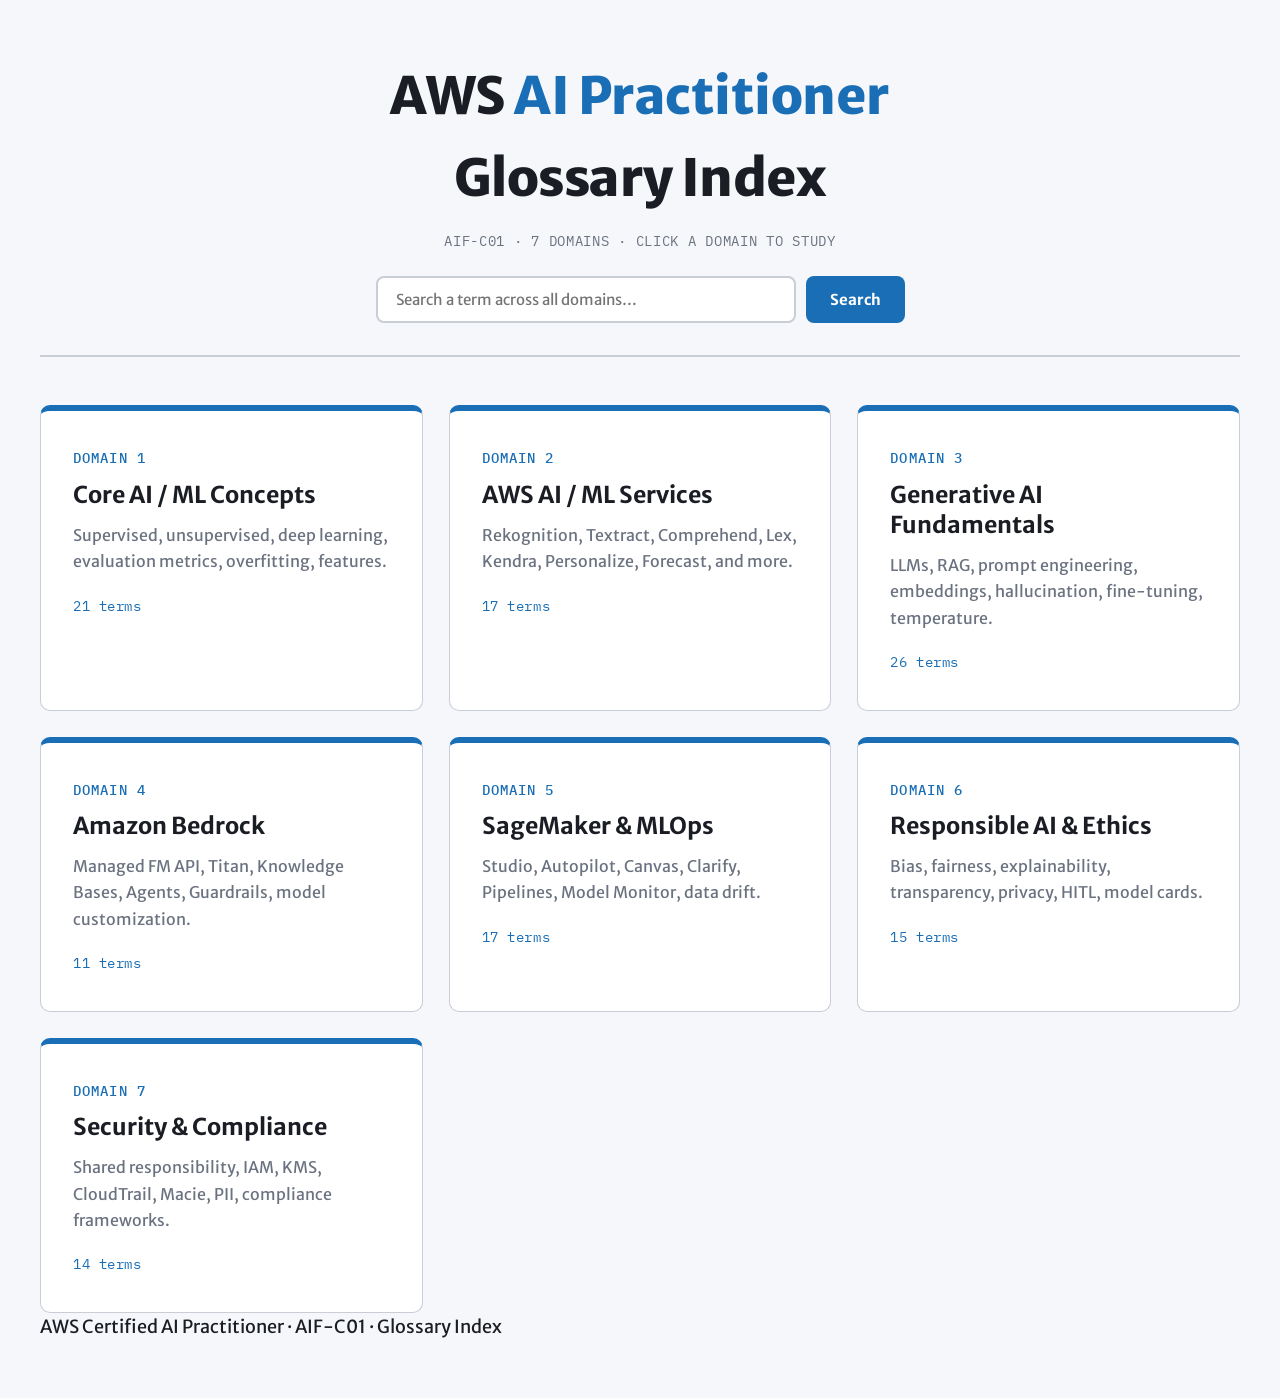
<file: index.html>
<!DOCTYPE html>
<html lang="en">
<head>
<meta charset="UTF-8">
<meta name="viewport" content="width=device-width, initial-scale=1.0">
<title>AWS AI Practitioner — Glossary Index</title>
<link href="https://fonts.googleapis.com/css2?family=Merriweather+Sans:wght@400;600;700;800&family=IBM+Plex+Mono:wght@400;500&display=swap" rel="stylesheet">
<style>
  :root {
    --bg: #f5f7fa; --surface: #ffffff; --border: #c8cdd6;
    --text: #1a1d23; --muted: #6b7280; --subtle: #e8ecf2;
  }
  * { box-sizing: border-box; margin: 0; padding: 0; }
  body {
    background: var(--bg); color: var(--text);
    font-family: 'Merriweather Sans', sans-serif;
    font-size: 18px; line-height: 1.6;
    padding: 56px 40px; max-width: 1300px; margin: 0 auto;
  }
  .top {
    text-align: center; margin-bottom: 48px;
    padding-bottom: 32px; border-bottom: 2px solid var(--border);
  }
  .top h1 {
    font-family: 'Merriweather Sans', sans-serif; font-size: 3.2rem;
    font-weight: 800; letter-spacing: -0.01em; color: var(--text);
  }
  .top h1 span { color: #1a6eb5; }
  .top p {
    font-family: 'IBM Plex Mono', monospace; font-size: 14px;
    color: var(--muted); margin-top: 10px; letter-spacing: 0.05em;
    text-transform: uppercase;
  }
  .grid {
    display: grid;
    grid-template-columns: repeat(auto-fill, minmax(360px, 1fr));
    gap: 26px;
  }
  .card {
    background: var(--surface);
    border: 1px solid var(--border);
    border-top: 6px solid #1a6eb5;
    border-radius: 10px;
    padding: 36px 32px;
    text-decoration: none;
    color: var(--text);
    display: block;
    transition: box-shadow 0.15s, transform 0.15s;
  }
  .card:hover { box-shadow: 0 4px 20px rgba(0,0,0,0.09); transform: translateY(-2px); }
  .card .num {
    font-family: 'IBM Plex Mono', monospace; font-size: 14px;
    text-transform: uppercase; letter-spacing: 0.08em;
    color: #1a6eb5; font-weight: 500; margin-bottom: 10px;
  }
  .card h2 { font-family: 'Merriweather Sans', sans-serif; font-size: 1.45rem; font-weight: 700; margin-bottom: 12px; line-height: 1.3; }
  .card p { font-size: 16px; color: var(--muted); line-height: 1.65; }
  .card .count {
    font-family: 'IBM Plex Mono', monospace; font-size: 14px;
    margin-top: 20px; color: #1a6eb5; letter-spacing: 0.04em;
  }
  .search-bar {
    display: flex; gap: 10px; justify-content: center;
    margin-top: 24px; flex-wrap: wrap;
  }
  .search-bar input {
    font-family: 'Merriweather Sans', sans-serif;
    font-size: 15px;
    padding: 12px 18px;
    border: 2px solid var(--border);
    border-radius: 8px;
    width: 420px;
    max-width: 100%;
    outline: none;
    background: var(--surface);
    color: var(--text);
    transition: border-color 0.15s;
  }
  .search-bar input:focus { border-color: #1a6eb5; }
  .search-bar button {
    font-family: 'Merriweather Sans', sans-serif;
    font-size: 15px; font-weight: 700;
    padding: 12px 24px;
    background: #1a6eb5; color: #fff;
    border: none; border-radius: 8px;
    cursor: pointer;
    transition: background 0.15s;
  }
  .search-bar button:hover { background: #155a9a; }

  /* ── Dialog ── */
  .dialog-overlay {
    display: none;
    position: fixed; inset: 0;
    background: rgba(0,0,0,0.35);
    z-index: 100;
    align-items: center; justify-content: center;
  }
  .dialog-overlay.open { display: flex; }
  .dialog {
    background: var(--surface);
    border-radius: 12px;
    padding: 36px 40px;
    max-width: 560px; width: 90%;
    box-shadow: 0 12px 40px rgba(0,0,0,0.18);
    position: relative;
    animation: popIn 0.18s ease;
  }
  @keyframes popIn {
    from { opacity: 0; transform: scale(0.95); }
    to   { opacity: 1; transform: scale(1); }
  }
  .dialog-close {
    position: absolute; top: 16px; right: 20px;
    font-size: 22px; cursor: pointer; color: var(--muted);
    background: none; border: none; line-height: 1;
  }
  .dialog-close:hover { color: var(--text); }
  .dialog h2 {
    font-family: 'Merriweather Sans', sans-serif;
    font-size: 1.1rem; font-weight: 800;
    color: var(--text); margin-bottom: 20px;
    padding-bottom: 12px; border-bottom: 2px solid var(--border);
  }
  .dialog h2 span { color: #1a6eb5; }
  .result-item {
    padding: 12px 0;
    border-bottom: 1px solid var(--subtle);
  }
  .result-item:last-child { border-bottom: none; }
  .result-term {
    font-family: 'Merriweather Sans', sans-serif;
    font-size: 15px; font-weight: 700; color: #1a1d23;
    margin-bottom: 4px;
  }
  .result-domain {
    font-family: 'IBM Plex Mono', monospace;
    font-size: 12px; color: #1a6eb5;
    letter-spacing: 0.05em; text-transform: uppercase;
  }
  .result-domain a {
    color: #1a6eb5; text-decoration: none;
    border-bottom: 1px solid #aac8e8;
  }
  .result-domain a:hover { border-bottom-color: #1a6eb5; }
  .no-result {
    font-size: 15px; color: var(--muted);
    text-align: center; padding: 16px 0;
  }
</style>
</head>
<body>

<div class="top">
  <h1>AWS <span>AI Practitioner</span><br>Glossary Index</h1>
  <p>AIF-C01 · 7 Domains · Click a domain to study</p>
  <div class="search-bar">
    <input type="text" id="searchInput" placeholder="Search a term across all domains…" autocomplete="off" />
    <button onclick="doSearch()">Search</button>
  </div>
</div>

<div class="grid">

  <a class="card" href="domain1-core-ml.html">
    <div class="num">Domain 1</div>
    <h2>Core AI / ML Concepts</h2>
    <p>Supervised, unsupervised, deep learning, evaluation metrics, overfitting, features.</p>
    <div class="count">21 terms</div>
  </a>

  <a class="card" href="domain2-aws-ai-services.html">
    <div class="num">Domain 2</div>
    <h2>AWS AI / ML Services</h2>
    <p>Rekognition, Textract, Comprehend, Lex, Kendra, Personalize, Forecast, and more.</p>
    <div class="count">17 terms</div>
  </a>

  <a class="card" href="domain3-generative-ai.html">
    <div class="num">Domain 3</div>
    <h2>Generative AI Fundamentals</h2>
    <p>LLMs, RAG, prompt engineering, embeddings, hallucination, fine-tuning, temperature.</p>
    <div class="count">26 terms</div>
  </a>

  <a class="card" href="domain4-bedrock.html">
    <div class="num">Domain 4</div>
    <h2>Amazon Bedrock</h2>
    <p>Managed FM API, Titan, Knowledge Bases, Agents, Guardrails, model customization.</p>
    <div class="count">11 terms</div>
  </a>

  <a class="card" href="domain5-sagemaker-mlops.html">
    <div class="num">Domain 5</div>
    <h2>SageMaker &amp; MLOps</h2>
    <p>Studio, Autopilot, Canvas, Clarify, Pipelines, Model Monitor, data drift.</p>
    <div class="count">17 terms</div>
  </a>

  <a class="card" href="domain6-responsible-ai.html">
    <div class="num">Domain 6</div>
    <h2>Responsible AI &amp; Ethics</h2>
    <p>Bias, fairness, explainability, transparency, privacy, HITL, model cards.</p>
    <div class="count">15 terms</div>
  </a>

  <a class="card" href="domain7-security.html">
    <div class="num">Domain 7</div>
    <h2>Security &amp; Compliance</h2>
    <p>Shared responsibility, IAM, KMS, CloudTrail, Macie, PII, compliance frameworks.</p>
    <div class="count">14 terms</div>
  </a>

</div>

<div class="footer">AWS Certified AI Practitioner · AIF-C01 · Glossary Index</div>

<!-- Search Dialog -->
<div class="dialog-overlay" id="dialogOverlay" onclick="closeDialog(event)">
  <div class="dialog" id="dialog">
    <button class="dialog-close" onclick="closeDialogDirect()">✕</button>
    <h2>Results for: <span id="dialogQuery"></span></h2>
    <div id="dialogResults"></div>
  </div>
</div>

<script>
  const glossary = [
    // Domain 1
    { term: "Artificial Intelligence (AI)", domain: "Domain 1 — Core AI / ML Concepts", file: "domain1-core-ml.html" },
    { term: "Machine Learning (ML)", domain: "Domain 1 — Core AI / ML Concepts", file: "domain1-core-ml.html" },
    { term: "Deep Learning (DL)", domain: "Domain 1 — Core AI / ML Concepts", file: "domain1-core-ml.html" },
    { term: "Supervised Learning", domain: "Domain 1 — Core AI / ML Concepts", file: "domain1-core-ml.html" },
    { term: "Unsupervised Learning", domain: "Domain 1 — Core AI / ML Concepts", file: "domain1-core-ml.html" },
    { term: "Reinforcement Learning", domain: "Domain 1 — Core AI / ML Concepts", file: "domain1-core-ml.html" },
    { term: "Training Data", domain: "Domain 1 — Core AI / ML Concepts", file: "domain1-core-ml.html" },
    { term: "Inference", domain: "Domain 1 — Core AI / ML Concepts", file: "domain1-core-ml.html" },
    { term: "Overfitting", domain: "Domain 1 — Core AI / ML Concepts", file: "domain1-core-ml.html" },
    { term: "Underfitting", domain: "Domain 1 — Core AI / ML Concepts", file: "domain1-core-ml.html" },
    { term: "Feature Engineering", domain: "Domain 1 — Core AI / ML Concepts", file: "domain1-core-ml.html" },
    { term: "Model Evaluation Metrics", domain: "Domain 1 — Core AI / ML Concepts", file: "domain1-core-ml.html" },
    { term: "Confusion Matrix", domain: "Domain 1 — Core AI / ML Concepts", file: "domain1-core-ml.html" },
    { term: "Hyperparameter", domain: "Domain 1 — Core AI / ML Concepts", file: "domain1-core-ml.html" },
    { term: "Cross-validation", domain: "Domain 1 — Core AI / ML Concepts", file: "domain1-core-ml.html" },
    { term: "Neural Network", domain: "Domain 1 — Core AI / ML Concepts", file: "domain1-core-ml.html" },
    { term: "Transfer Learning", domain: "Domain 1 — Core AI / ML Concepts", file: "domain1-core-ml.html" },
    { term: "Classification", domain: "Domain 1 — Core AI / ML Concepts", file: "domain1-core-ml.html" },
    { term: "Regression", domain: "Domain 1 — Core AI / ML Concepts", file: "domain1-core-ml.html" },
    { term: "Labeled vs Unlabeled Data", domain: "Domain 1 — Core AI / ML Concepts", file: "domain1-core-ml.html" },
    // Domain 2
    { term: "Amazon Rekognition", domain: "Domain 2 — AWS AI / ML Services", file: "domain2-aws-ai-services.html" },
    { term: "Amazon Textract", domain: "Domain 2 — AWS AI / ML Services", file: "domain2-aws-ai-services.html" },
    { term: "Amazon Comprehend", domain: "Domain 2 — AWS AI / ML Services", file: "domain2-aws-ai-services.html" },
    { term: "Amazon Comprehend Medical", domain: "Domain 2 — AWS AI / ML Services", file: "domain2-aws-ai-services.html" },
    { term: "Amazon Transcribe", domain: "Domain 2 — AWS AI / ML Services", file: "domain2-aws-ai-services.html" },
    { term: "Amazon Polly", domain: "Domain 2 — AWS AI / ML Services", file: "domain2-aws-ai-services.html" },
    { term: "Amazon Translate", domain: "Domain 2 — AWS AI / ML Services", file: "domain2-aws-ai-services.html" },
    { term: "Amazon Lex", domain: "Domain 2 — AWS AI / ML Services", file: "domain2-aws-ai-services.html" },
    { term: "Amazon Kendra", domain: "Domain 2 — AWS AI / ML Services", file: "domain2-aws-ai-services.html" },
    { term: "Amazon Personalize", domain: "Domain 2 — AWS AI / ML Services", file: "domain2-aws-ai-services.html" },
    { term: "Amazon Forecast", domain: "Domain 2 — AWS AI / ML Services", file: "domain2-aws-ai-services.html" },
    { term: "Amazon Fraud Detector", domain: "Domain 2 — AWS AI / ML Services", file: "domain2-aws-ai-services.html" },
    { term: "Amazon Lookout for Vision", domain: "Domain 2 — AWS AI / ML Services", file: "domain2-aws-ai-services.html" },
    { term: "AWS DeepRacer", domain: "Domain 2 — AWS AI / ML Services", file: "domain2-aws-ai-services.html" },
    { term: "SageMaker JumpStart", domain: "Domain 2 — AWS AI / ML Services", file: "domain2-aws-ai-services.html" },
    { term: "AWS Panorama", domain: "Domain 2 — AWS AI / ML Services", file: "domain2-aws-ai-services.html" },
    { term: "Amazon Rekognition Custom Labels", domain: "Domain 2 — AWS AI / ML Services", file: "domain2-aws-ai-services.html" },
    // Domain 3
    { term: "Generative AI", domain: "Domain 3 — Generative AI Fundamentals", file: "domain3-generative-ai.html" },
    { term: "Foundation Model (FM)", domain: "Domain 3 — Generative AI Fundamentals", file: "domain3-generative-ai.html" },
    { term: "Large Language Model (LLM)", domain: "Domain 3 — Generative AI Fundamentals", file: "domain3-generative-ai.html" },
    { term: "Token", domain: "Domain 3 — Generative AI Fundamentals", file: "domain3-generative-ai.html" },
    { term: "Prompt", domain: "Domain 3 — Generative AI Fundamentals", file: "domain3-generative-ai.html" },
    { term: "Prompt Engineering", domain: "Domain 3 — Generative AI Fundamentals", file: "domain3-generative-ai.html" },
    { term: "Zero-shot Prompting", domain: "Domain 3 — Generative AI Fundamentals", file: "domain3-generative-ai.html" },
    { term: "Few-shot Prompting", domain: "Domain 3 — Generative AI Fundamentals", file: "domain3-generative-ai.html" },
    { term: "Chain-of-Thought (CoT)", domain: "Domain 3 — Generative AI Fundamentals", file: "domain3-generative-ai.html" },
    { term: "Context Window", domain: "Domain 3 — Generative AI Fundamentals", file: "domain3-generative-ai.html" },
    { term: "Temperature", domain: "Domain 3 — Generative AI Fundamentals", file: "domain3-generative-ai.html" },
    { term: "Top P (Nucleus Sampling)", domain: "Domain 3 — Generative AI Fundamentals", file: "domain3-generative-ai.html" },
    { term: "Top K", domain: "Domain 3 — Generative AI Fundamentals", file: "domain3-generative-ai.html" },
    { term: "Hallucination", domain: "Domain 3 — Generative AI Fundamentals", file: "domain3-generative-ai.html" },
    { term: "RAG (Retrieval-Augmented Generation)", domain: "Domain 3 — Generative AI Fundamentals", file: "domain3-generative-ai.html" },
    { term: "Fine-tuning", domain: "Domain 3 — Generative AI Fundamentals", file: "domain3-generative-ai.html" },
    { term: "Embedding", domain: "Domain 3 — Generative AI Fundamentals", file: "domain3-generative-ai.html" },
    { term: "Vector Database", domain: "Domain 3 — Generative AI Fundamentals", file: "domain3-generative-ai.html" },
    { term: "Diffusion Model", domain: "Domain 3 — Generative AI Fundamentals", file: "domain3-generative-ai.html" },
    { term: "Multimodal Model", domain: "Domain 3 — Generative AI Fundamentals", file: "domain3-generative-ai.html" },
    { term: "System Prompt", domain: "Domain 3 — Generative AI Fundamentals", file: "domain3-generative-ai.html" },
    { term: "Inference Parameters", domain: "Domain 3 — Generative AI Fundamentals", file: "domain3-generative-ai.html" },
    { term: "RLHF (Reinforcement Learning from Human Feedback)", domain: "Domain 3 — Generative AI Fundamentals", file: "domain3-generative-ai.html" },
    { term: "Agent (AI)", domain: "Domain 3 — Generative AI Fundamentals", file: "domain3-generative-ai.html" },
    { term: "Tokenization", domain: "Domain 3 — Generative AI Fundamentals", file: "domain3-generative-ai.html" },
    // Domain 4
    { term: "Amazon Bedrock", domain: "Domain 4 — Amazon Bedrock", file: "domain4-bedrock.html" },
    { term: "Amazon Titan", domain: "Domain 4 — Amazon Bedrock", file: "domain4-bedrock.html" },
    { term: "Bedrock Knowledge Bases", domain: "Domain 4 — Amazon Bedrock", file: "domain4-bedrock.html" },
    { term: "Bedrock Agents", domain: "Domain 4 — Amazon Bedrock", file: "domain4-bedrock.html" },
    { term: "Bedrock Guardrails", domain: "Domain 4 — Amazon Bedrock", file: "domain4-bedrock.html" },
    { term: "Model Customization (Bedrock)", domain: "Domain 4 — Amazon Bedrock", file: "domain4-bedrock.html" },
    { term: "Provisioned Throughput", domain: "Domain 4 — Amazon Bedrock", file: "domain4-bedrock.html" },
    { term: "Model Evaluation (Bedrock)", domain: "Domain 4 — Amazon Bedrock", file: "domain4-bedrock.html" },
    { term: "Amazon Bedrock Studio", domain: "Domain 4 — Amazon Bedrock", file: "domain4-bedrock.html" },
    { term: "Amazon Q", domain: "Domain 4 — Amazon Bedrock", file: "domain4-bedrock.html" },
    { term: "PartyRock", domain: "Domain 4 — Amazon Bedrock", file: "domain4-bedrock.html" },
    // Domain 5
    { term: "Amazon SageMaker", domain: "Domain 5 — SageMaker & MLOps", file: "domain5-sagemaker-mlops.html" },
    { term: "SageMaker Studio", domain: "Domain 5 — SageMaker & MLOps", file: "domain5-sagemaker-mlops.html" },
    { term: "SageMaker Autopilot", domain: "Domain 5 — SageMaker & MLOps", file: "domain5-sagemaker-mlops.html" },
    { term: "SageMaker Canvas", domain: "Domain 5 — SageMaker & MLOps", file: "domain5-sagemaker-mlops.html" },
    { term: "SageMaker Ground Truth", domain: "Domain 5 — SageMaker & MLOps", file: "domain5-sagemaker-mlops.html" },
    { term: "SageMaker Pipelines", domain: "Domain 5 — SageMaker & MLOps", file: "domain5-sagemaker-mlops.html" },
    { term: "SageMaker Model Monitor", domain: "Domain 5 — SageMaker & MLOps", file: "domain5-sagemaker-mlops.html" },
    { term: "SageMaker Feature Store", domain: "Domain 5 — SageMaker & MLOps", file: "domain5-sagemaker-mlops.html" },
    { term: "SageMaker Clarify", domain: "Domain 5 — SageMaker & MLOps", file: "domain5-sagemaker-mlops.html" },
    { term: "MLOps", domain: "Domain 5 — SageMaker & MLOps", file: "domain5-sagemaker-mlops.html" },
    { term: "Model Registry", domain: "Domain 5 — SageMaker & MLOps", file: "domain5-sagemaker-mlops.html" },
    { term: "Data Drift", domain: "Domain 5 — SageMaker & MLOps", file: "domain5-sagemaker-mlops.html" },
    { term: "Concept Drift", domain: "Domain 5 — SageMaker & MLOps", file: "domain5-sagemaker-mlops.html" },
    { term: "SageMaker Endpoints", domain: "Domain 5 — SageMaker & MLOps", file: "domain5-sagemaker-mlops.html" },
    { term: "SageMaker Experiments", domain: "Domain 5 — SageMaker & MLOps", file: "domain5-sagemaker-mlops.html" },
    { term: "SageMaker JumpStart", domain: "Domain 5 — SageMaker & MLOps", file: "domain5-sagemaker-mlops.html" },
    { term: "Batch Transform", domain: "Domain 5 — SageMaker & MLOps", file: "domain5-sagemaker-mlops.html" },
    // Domain 6
    { term: "Responsible AI", domain: "Domain 6 — Responsible AI & Ethics", file: "domain6-responsible-ai.html" },
    { term: "Bias (AI)", domain: "Domain 6 — Responsible AI & Ethics", file: "domain6-responsible-ai.html" },
    { term: "Fairness", domain: "Domain 6 — Responsible AI & Ethics", file: "domain6-responsible-ai.html" },
    { term: "Explainability / XAI", domain: "Domain 6 — Responsible AI & Ethics", file: "domain6-responsible-ai.html" },
    { term: "Transparency", domain: "Domain 6 — Responsible AI & Ethics", file: "domain6-responsible-ai.html" },
    { term: "Privacy (AI)", domain: "Domain 6 — Responsible AI & Ethics", file: "domain6-responsible-ai.html" },
    { term: "Robustness", domain: "Domain 6 — Responsible AI & Ethics", file: "domain6-responsible-ai.html" },
    { term: "Human-in-the-Loop (HITL)", domain: "Domain 6 — Responsible AI & Ethics", file: "domain6-responsible-ai.html" },
    { term: "Model Card", domain: "Domain 6 — Responsible AI & Ethics", file: "domain6-responsible-ai.html" },
    { term: "AWS AI Service Cards", domain: "Domain 6 — Responsible AI & Ethics", file: "domain6-responsible-ai.html" },
    { term: "Prompt Injection", domain: "Domain 6 — Responsible AI & Ethics", file: "domain6-responsible-ai.html" },
    { term: "Toxicity", domain: "Domain 6 — Responsible AI & Ethics", file: "domain6-responsible-ai.html" },
    { term: "Intellectual Property / Copyright", domain: "Domain 6 — Responsible AI & Ethics", file: "domain6-responsible-ai.html" },
    { term: "Grounding", domain: "Domain 6 — Responsible AI & Ethics", file: "domain6-responsible-ai.html" },
    // Domain 7
    { term: "AWS Shared Responsibility Model", domain: "Domain 7 — Security & Compliance", file: "domain7-security.html" },
    { term: "IAM (Identity & Access Management)", domain: "Domain 7 — Security & Compliance", file: "domain7-security.html" },
    { term: "AWS KMS", domain: "Domain 7 — Security & Compliance", file: "domain7-security.html" },
    { term: "VPC (Virtual Private Cloud)", domain: "Domain 7 — Security & Compliance", file: "domain7-security.html" },
    { term: "Data Encryption", domain: "Domain 7 — Security & Compliance", file: "domain7-security.html" },
    { term: "AWS CloudTrail", domain: "Domain 7 — Security & Compliance", file: "domain7-security.html" },
    { term: "Amazon Macie", domain: "Domain 7 — Security & Compliance", file: "domain7-security.html" },
    { term: "PII (Personally Identifiable Info)", domain: "Domain 7 — Security & Compliance", file: "domain7-security.html" },
    { term: "Compliance Frameworks", domain: "Domain 7 — Security & Compliance", file: "domain7-security.html" },
    { term: "AWS Artifact", domain: "Domain 7 — Security & Compliance", file: "domain7-security.html" },
    { term: "Model Governance", domain: "Domain 7 — Security & Compliance", file: "domain7-security.html" },
    { term: "Amazon GuardDuty", domain: "Domain 7 — Security & Compliance", file: "domain7-security.html" },
    { term: "AWS Config", domain: "Domain 7 — Security & Compliance", file: "domain7-security.html" },
    { term: "Service Control Policies (SCPs)", domain: "Domain 7 — Security & Compliance", file: "domain7-security.html" },
  ];

  // Allow Enter key to trigger search
  document.getElementById('searchInput').addEventListener('keydown', function(e) {
    if (e.key === 'Enter') doSearch();
  });

  function doSearch() {
    const query = document.getElementById('searchInput').value.trim();
    if (!query) return;

    const q = query.toLowerCase();
    const matches = glossary.filter(item => item.term.toLowerCase().includes(q));

    document.getElementById('dialogQuery').textContent = query;

    const container = document.getElementById('dialogResults');
    if (matches.length === 0) {
      container.innerHTML = '<div class="no-result">No matching terms found across any domain.</div>';
    } else {
      container.innerHTML = matches.map(m => `
        <div class="result-item">
          <div class="result-term">${m.term}</div>
          <div class="result-domain">→ <a href="${m.file}">${m.domain}</a></div>
        </div>
      `).join('');
    }

    document.getElementById('dialogOverlay').classList.add('open');
  }

  function closeDialog(e) {
    if (e.target === document.getElementById('dialogOverlay')) {
      document.getElementById('dialogOverlay').classList.remove('open');
    }
  }

  function closeDialogDirect() {
    document.getElementById('dialogOverlay').classList.remove('open');
  }

  // Close on Escape key
  document.addEventListener('keydown', function(e) {
    if (e.key === 'Escape') document.getElementById('dialogOverlay').classList.remove('open');
  });
</script>

</body>
</html>
</file>
